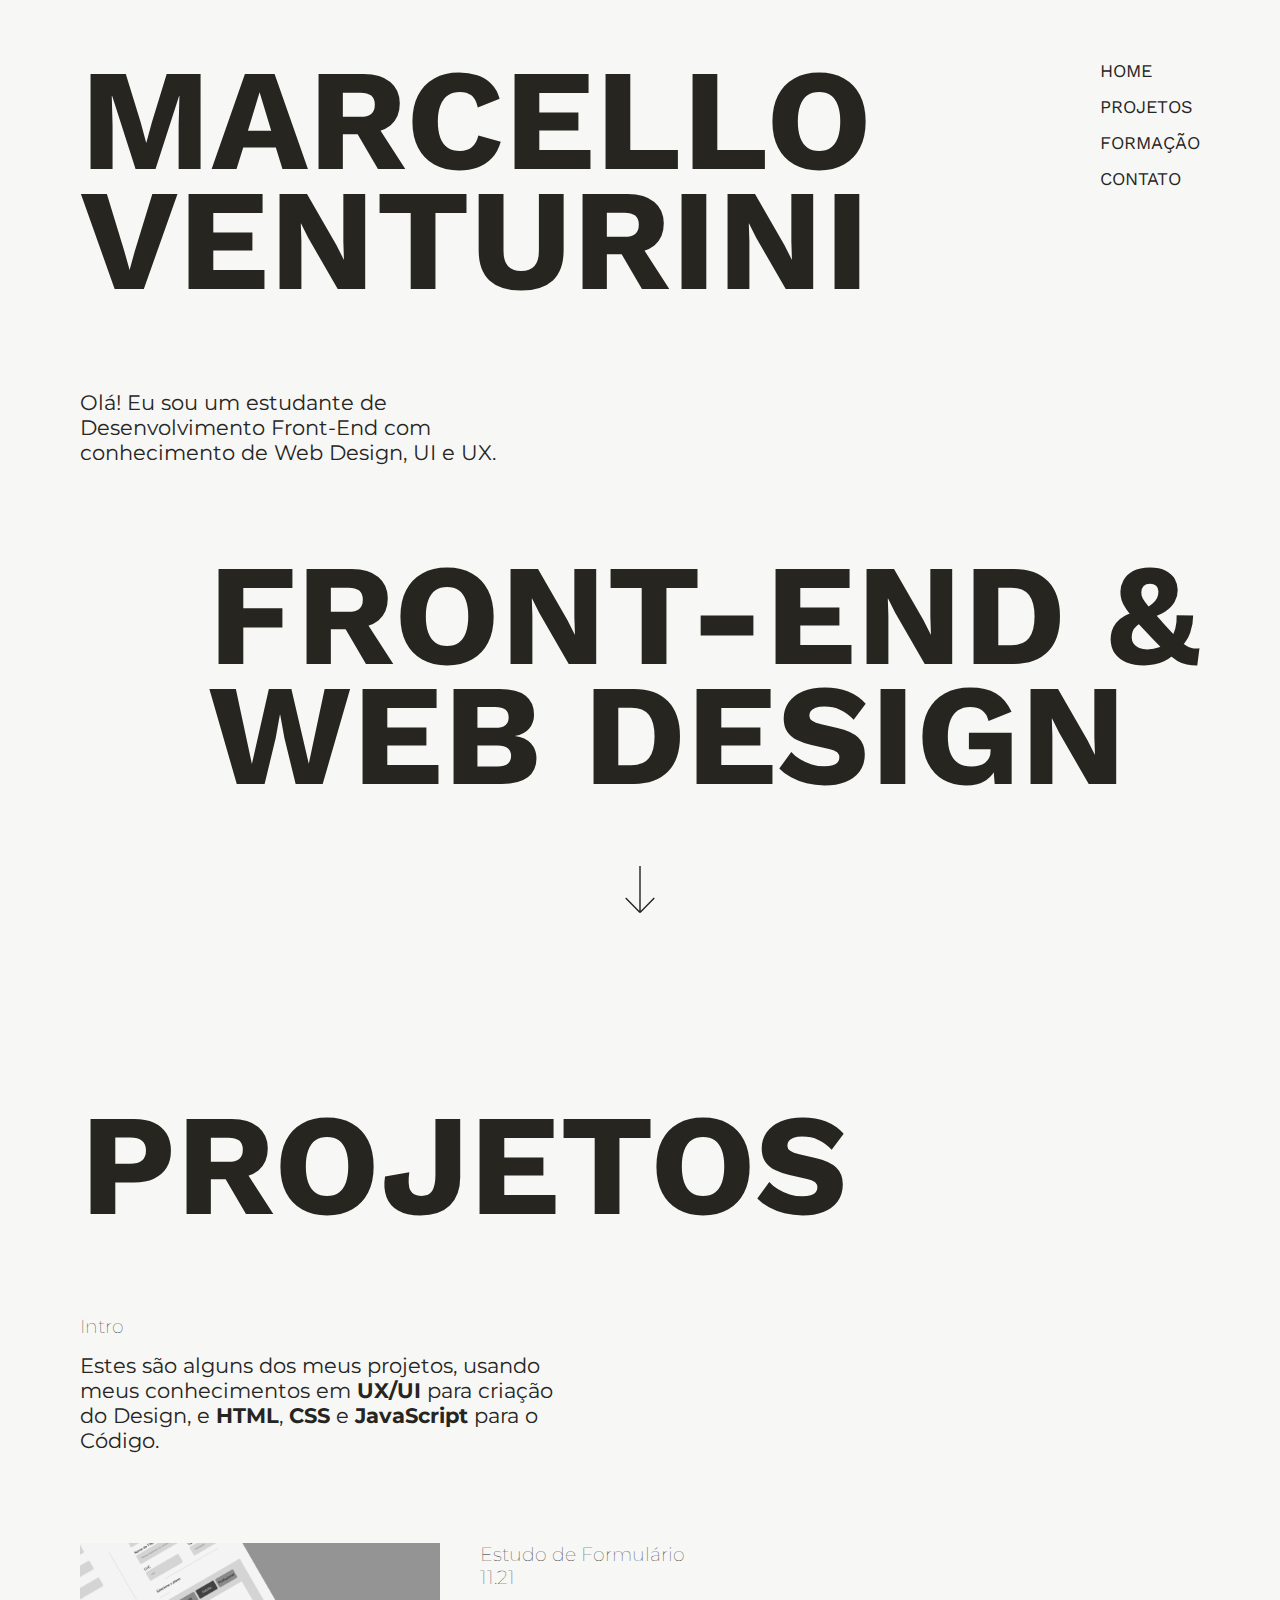
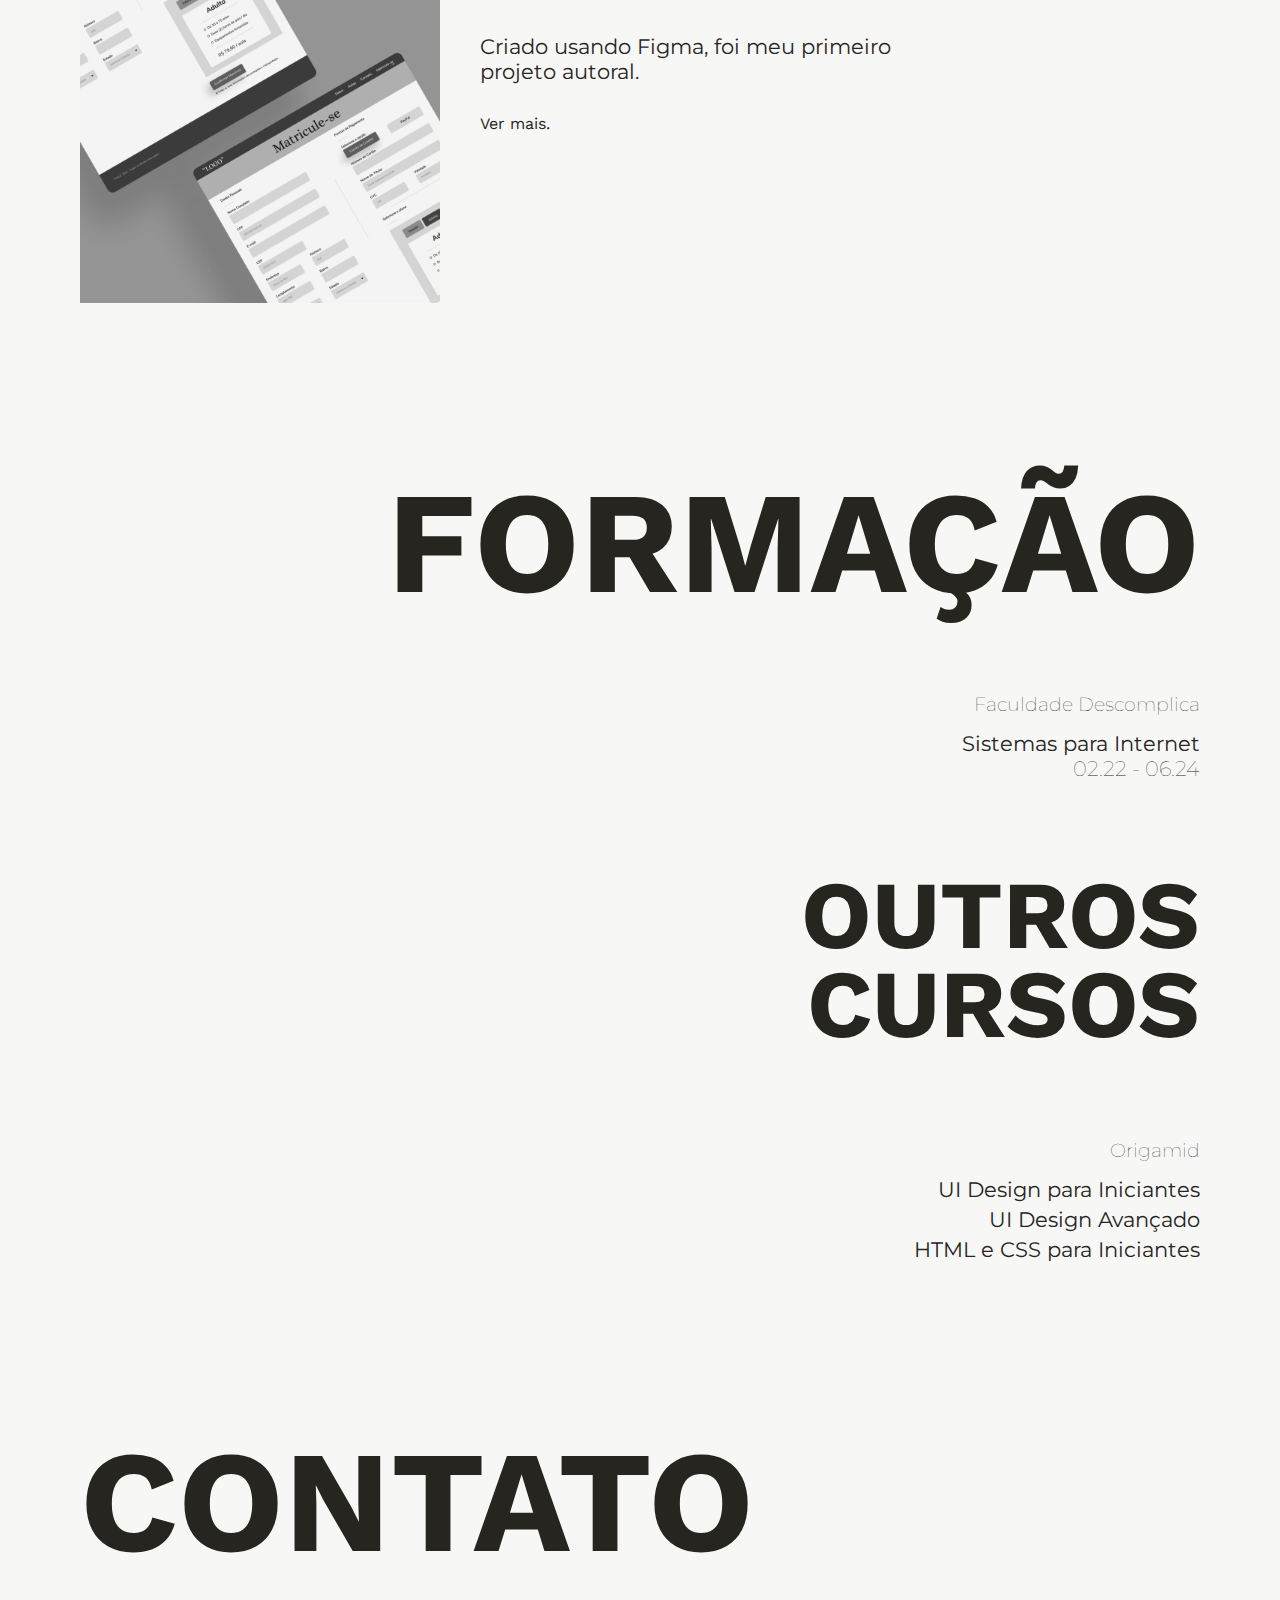
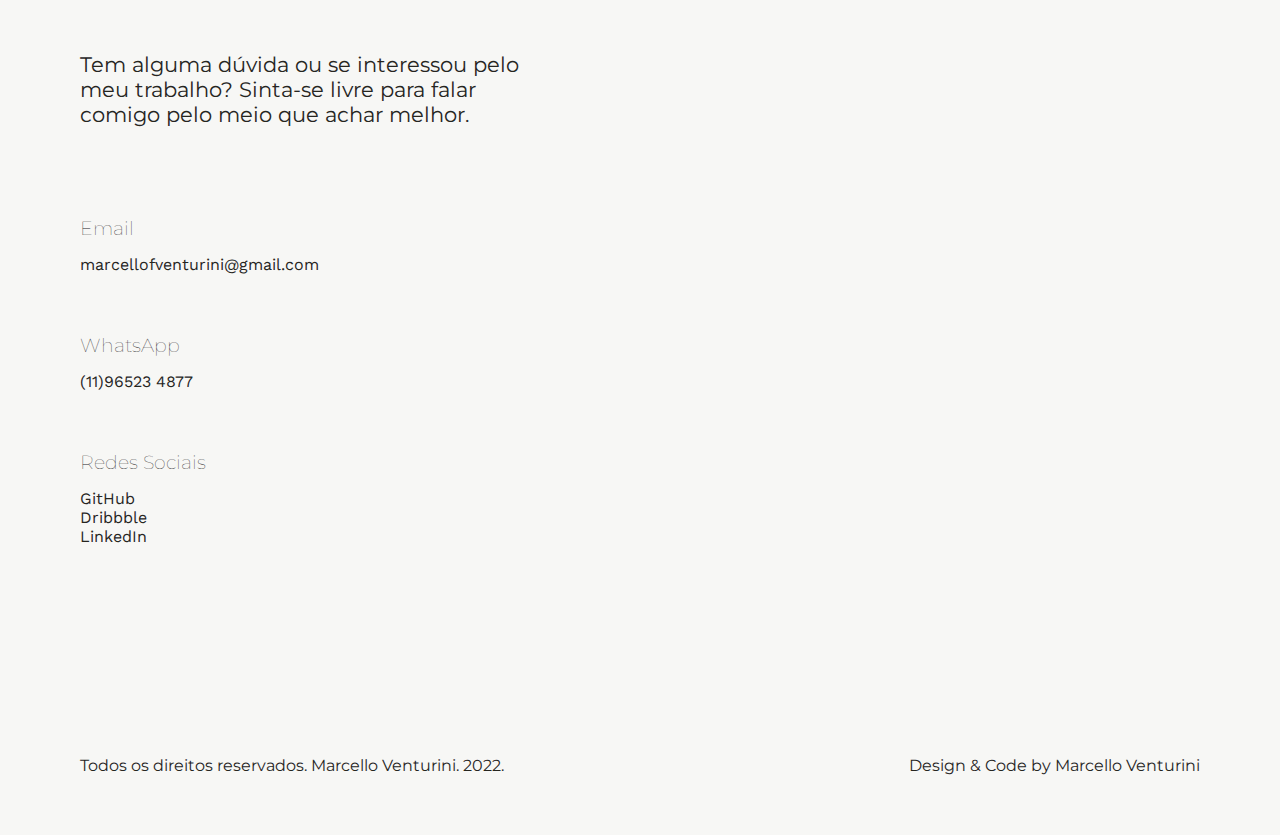
<file: index.html>
<!DOCTYPE html>
<html lang="pt-br">

<head>
  <meta charset="UTF-8">
  <meta http-equiv="X-UA-Compatible" content="IE=edge">
  <meta name="viewport" content="width=device-width, initial-scale=1.0">
  <title>Marcello Venturini</title>
  <link rel="stylesheet" href="css/style.min.css">
  <link rel="icon" href="arquivosPortfolio/favicon.svg" type="image/svg+xml">
</head>

<body>
  <header id="home" class="header">
    <h1>Marcello <br> Venturini</h1>
    <nav>
      <ul class="header-menu">
        <li><a href="index.html">HOME</a></li>
        <li><a href="#projetos">PROJETOS</a></li>
        <li><a href="#formacao">FORMAÇÃO</a></li>
        <li><a href="#contato">CONTATO</a></li>
      </ul>
    </nav>

    <!-- este menu será visível apenas com a tela adaptada para dispositivos móveis -->
    <nav class="menu-mobile">
      <span><a href="">MENU</a></span>
    </nav>
  </header>

  <main class="intro">
    <p>Olá! Eu sou um estudante de Desenvolvimento Front-End com conhecimento de Web Design, UI e UX.</p>
  </main>

  <section aria-label="Informações" class="info">
    <h2>Front-End & <br> Web Design</h2>
  </section>

  <div class="arrow">
    <!-- <img src="arquivosPortfolio/arrow.svg" alt="Seta apontando para baixo"> -->
  </div>

  <section id="projetos" aria-label="Projetos" class="projects">
    <h2>Projetos</h2>
    <h3 class="projects-intro small-title">Intro</h3>
    <p class="projects-p">Estes são alguns dos meus projetos, usando meus conhecimentos em <strong>UX/UI</strong> para criação do Design, e <strong>HTML</strong>, <strong>CSS</strong> e <strong>JavaScript</strong> para o Código.</p>

    <div class="grid-container">
      <a class="image" href="form.html"><img src="arquivosPortfolio/img/imgProject.png" alt="página de matrícula"></a>

      <div class="projects-info">
        <h3 class="small-title">Estudo de Formulário <br> 11.21</h3>
        <p class="paragraph">Criado usando Figma, foi meu primeiro projeto autoral.</p>
        <a class="ver-mais" href="form.html">Ver mais.</a>
      </div>
    </div>
  </section>

  <section id="formacao" aria-label="Formação" class="degree">
    <h2 class="degree-title">Formação</h2>
    <h3 class="small-title">Faculdade Descomplica</h3>
    <p>Sistemas para Internet <br> <span class="small-title">02.22 - 06.24</span></p>
    <h2 class="small-degree">Outros <br> Cursos</h2>
    <h3 class="small-title">Origamid</h3>
    <p>UI Design para Iniciantes</p>
    <p>UI Design Avançado</p>
    <p>HTML e CSS para Iniciantes</p>
  </section>

  <section id="contato" aria-label="Contato" class="contact">
    <h2>Contato</h2>
    <p>Tem alguma dúvida ou se interessou pelo meu trabalho? Sinta-se livre para falar comigo pelo meio que achar melhor.</p>
    <h3 class="small-title">Email</h3>
    <a class="mail" href="mailto:marcellofventurini@gmail.com">marcellofventurini@gmail.com</a>
    <h3 class="small-title">WhatsApp</h3>
    <a class="tel" href="https://web.whatsapp.com/send?phone=5511965234877" target="_blank">(11)96523 4877</a>
    <h3 class="small-title">Redes Sociais</h3>
    <ul class="list">
      <li><a href="https://github.com/marcelloventurini" target="_blank" rel="external">GitHub</a></li>
      <li><a href="https://dribbble.com/marcelloventurini" target="_blank" rel="external">Dribbble</a></li>
      <li><a href="https://www.linkedin.com/in/marcelloventurini/" target="_blank" rel="external">LinkedIn</a></li>
    </ul>

    <!-- redes sociais para mobile -->
    <ul class="social-mobile">
      <li><a href="https://github.com/marcelloventurini" target="_blank" rel="external"><img src="arquivosPortfolio/github-alt.svg" alt="GitHub"></a></li>
      <li><a href="https://dribbble.com/marcelloventurini" target="_blank" rel="external"><img src="arquivosPortfolio/dribbble.svg" alt="Dribbble"></a></li>
      <li><a href="https://www.linkedin.com/in/marcelloventurini/" target="_blank" rel="external"><img src="arquivosPortfolio/linkedin-alt.svg" alt="LinkedIn"></a></li>
    </ul>
  </section>

  <footer class="footer">
    <p class="footer-one">Todos os direitos reservados. Marcello Venturini. 2022.</p>
    <p class="footer-two">Design & Code by Marcello Venturini</p>
  </footer>
</body>

</html>
</file>
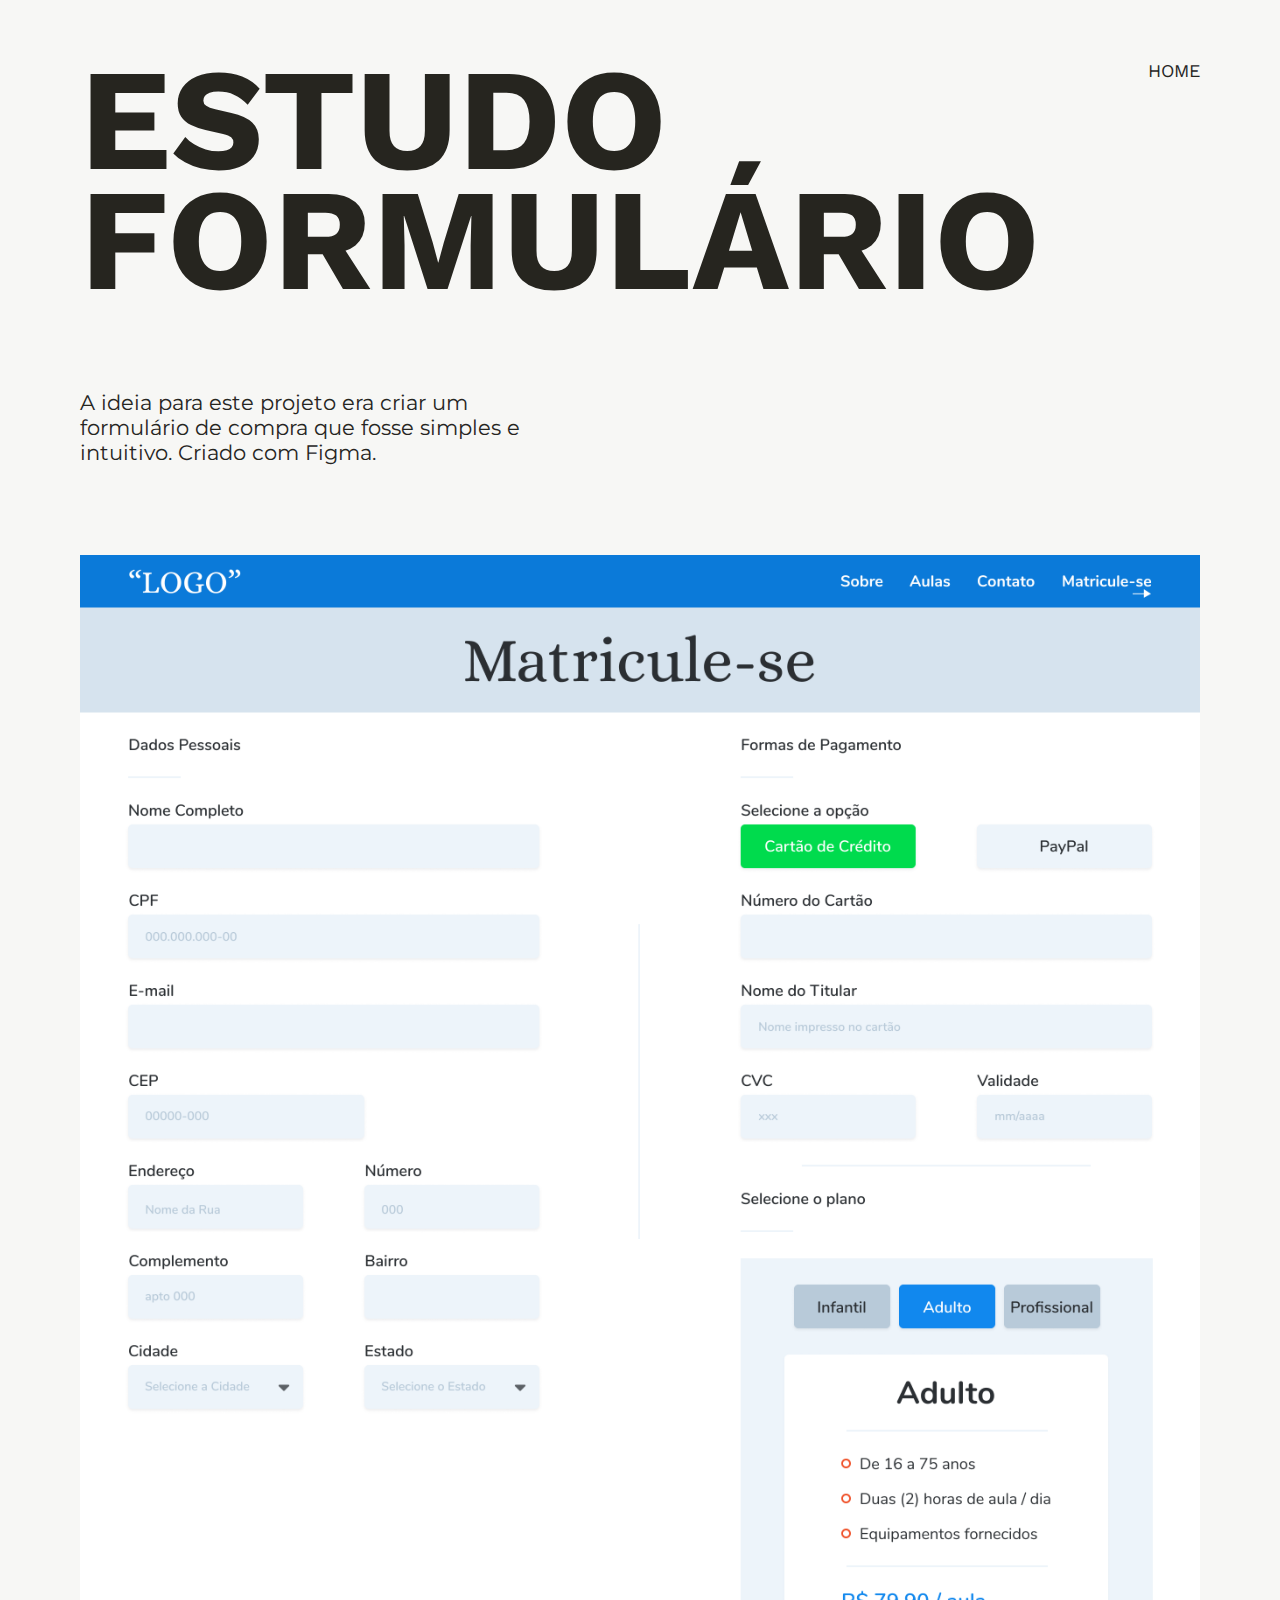
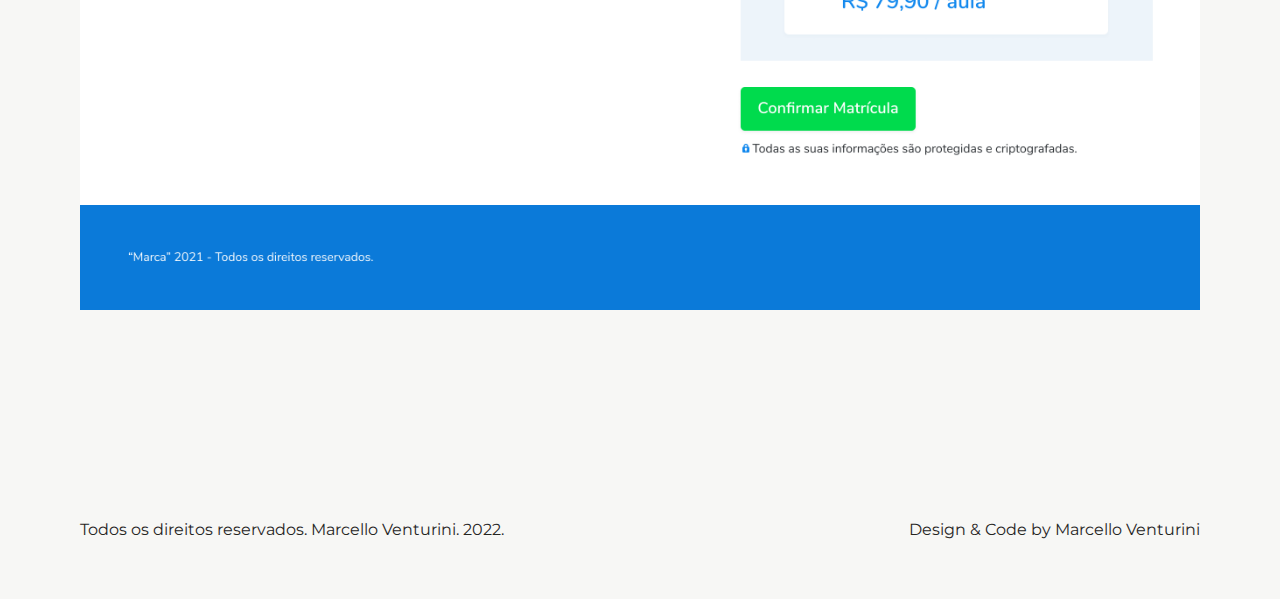
<file: form.html>
<!DOCTYPE html>
<html lang="pt-br">

<head>
  <meta charset="UTF-8">
  <meta http-equiv="X-UA-Compatible" content="IE=edge">
  <meta name="viewport" content="width=device-width, initial-scale=1.0">
  <title>Estudo de Formulário</title>
  <link rel="stylesheet" href="css/style.css">
  <link rel="shortcut icon" href="arquivosPortfolio/favicon.svg" type="image/x-icon">
</head>

<body class="form">
  <header class="header form-study">
    <h1>Estudo<br> Formulário</h1>
    <nav>
      <ul class="header-menu">
        <li><a href="index.html">HOME</a></li>
      </ul>
    </nav>
  </header>

  <main class="intro">
    <p>A ideia para este projeto era criar um formulário de compra que fosse simples e intuitivo. Criado com Figma.</p>

    <img src="arquivosPortfolio/img/matricula.png" alt="imagem do formulário">
  </main>

  <footer class="footer">
    <p class="footer-one">Todos os direitos reservados. Marcello Venturini. 2022.</p>
    <p class="footer-two">Design & Code by Marcello Venturini</p>
  </footer>
</body>

</html>
</file>
<file: css/style.css>
@import url("https://fonts.googleapis.com/css2?family=Work+Sans:wght@600&display=swap");
@import url("https://fonts.googleapis.com/css2?family=Montserrat:wght@300;400;500&display=swap");

@import "global.css";
@import "header.css";
@import "intro.css";
@import "info.css";
@import "arrow.css";
@import "projects.css";
@import "degree.css";
@import "contact.css";
@import "footer.css";
</file>
<file: css/style.min.css>
@import url(https://fonts.googleapis.com/css2?family=Work+Sans:wght@600&display=swap);@import url(https://fonts.googleapis.com/css2?family=Montserrat:wght@300;400;500&display=swap);body{max-width:100vw;margin:0;background-color:#f7f7f5;color:#26251f}a,h1,h2,h3{font-family:"Work Sans",Arial,sans-serif;color:#26251f;text-decoration:none}p{font-size:1.3rem;font-family:Montserrat,Arial,sans-serif}h1,h2,h3,p{margin:0}ul{margin:0;padding:0;list-style:none}img{max-width:100%;display:block}.small-title{font-family:Montserrat,Arial,sans-serif;font-weight:lighter;padding-bottom:.9375rem}:is(main,section,header) a{transition:.3s}:is(main,section,header) a:hover{color:#ffc607}@media (max-width:900px){:is(main,section,header) a{padding:1rem}.contact .small-title{padding-bottom:0}}.header{display:flex;justify-content:space-between;margin:0 auto;padding:3.75rem 5rem;padding-bottom:5.625rem;max-width:1600px}.header h1{text-transform:uppercase;font-size:9rem;line-height:7.5rem}.header-menu{display:flex;flex-direction:column;gap:.9375rem}.menu-mobile{display:none}.header-menu a{font-size:1.125rem}@media (max-width:1200px){.header h1{font-size:6rem;line-height:4.5rem}}@media (max-width:900px){.header{flex-direction:column;align-items:center;gap:1.875rem;padding:1.875rem}.header-menu{display:flex;flex-direction:row;gap:0}.form-study{text-align:center}}@media (max-width:660px){.form-study h1{font-size:4.5rem;line-height:3.5rem}}@media (max-width:600px){.header{max-width:100vw;padding:1rem;gap:.9rem}.header h1{font-size:4.5rem;line-height:3.5rem}}@media (max-width:500px){.header{max-width:100vw;padding:1rem;gap:.4rem}.header h1{font-size:3.3rem;line-height:2.5rem}.header-menu a{padding:.75rem}.header-menu{display:none}.form-study .header-menu{display:flex}.form-study .header-menu a{padding:1rem;font-size:.85rem}.menu-mobile{display:flex}.menu-mobile a{padding:1rem;font-size:.85rem}}@media (max-width:360px){.form-study h1{font-size:2.8rem;line-height:2.3rem}}.intro{display:flex;flex-direction:column;margin:0 auto;padding:0 5rem;max-width:1600px;margin-bottom:5.625rem}.intro p{max-width:34ch}.intro img{max-width:100%;padding-top:5.625rem}.form .intro{margin-bottom:0}@media (max-width:900px){.intro{justify-content:center;text-align:center;margin-bottom:3.75rem;margin-top:1.875rem}.intro p{align-self:center}}@media (max-width:600px){.intro img{padding-top:3.75rem}}@media (max-width:500px){.intro{padding:0 2rem}.intro p{font-size:1.2rem}}@media (max-width:320px){.intro{text-align:left}}.info{display:flex;margin:0 auto;padding:0 5rem;max-width:1600px;justify-content:end;margin-bottom:3.75rem}.info h2{text-transform:uppercase;font-size:9rem;line-height:7.5rem}@media (max-width:1200px){.info h2{font-size:6rem;line-height:4.5rem}}@media (max-width:900px){.info{justify-content:center}}@media (max-width:820px){.info h2{justify-self:center;max-width:6ch}}@media (max-width:600px){.info h2{font-size:4.5rem;line-height:3.5rem}}@media (max-width:500px){.info h2{font-size:3.3rem;line-height:2.5rem}}.arrow{background-image:url("../arquivosPortfolio/arrow.svg");background-repeat:no-repeat;height:70px;background-position:center;background-size:30px}@media (max-width:820px){.arrow{display:none}}.projects{display:flex;flex-direction:column;margin:0 auto;padding:3.75rem 5rem;padding-top:11.25rem;max-width:1600px}.projects h2{text-transform:uppercase;font-size:9rem;line-height:7.5rem;padding-bottom:5.625rem}.projects-p{max-width:34ch;padding-bottom:5.625rem}.image{max-width:100%}.grid-container{display:grid;grid-template-columns:1fr 2fr;gap:2.5rem}.projects-info{display:grid;place-items:start;place-self:start;gap:1.875rem}.paragraph{max-width:34ch}@media (max-width:1200px){.projects h2{font-size:6rem;line-height:4.5rem}}@media (max-width:900px){.projects{align-items:center;padding-top:7.5rem;padding-bottom:0}.projects h2{padding-bottom:3.75rem}.projects-p{text-align:center;padding-bottom:3.75rem}.grid-container{grid-template-columns:1fr}.image,.paragraph,.projects-form{grid-column:1/-1}.projects-info h3,p{padding-left:1rem}}@media (max-width:820px){.projects{padding-top:0}.projects h2{padding-top:3.75rem}}@media (max-width:600px){.projects h2{font-size:4.5rem;line-height:3.5rem;padding-bottom:1.875rem;padding-top:3.75rem}}@media (max-width:500px){.projects h2{font-size:3.3rem;line-height:2.5rem}.projects p{font-size:1.2rem}}@media (max-width:320px){.projects{padding:0 2rem}.projects p{text-align:left}}.degree{display:flex;flex-direction:column;text-align:end;margin:0 auto;max-width:1600px;padding:0 5rem;padding-top:7.5rem}.degree-title{text-transform:uppercase;font-size:9rem;line-height:7.5rem}.small-degree{text-transform:uppercase;font-size:6rem;line-height:5.562rem;padding-top:5.625rem}.degree h2{padding-bottom:5.625rem}.degree p:last-child{padding-bottom:5.625rem}.degree p~p{padding-bottom:.312rem}@media (max-width:1200px){.degree-title{font-size:6rem;line-height:4.5rem}.small-degree{font-size:4rem;line-height:3.5rem}}@media (max-width:900px){.degree{align-items:center;text-align:center}.degree h2{padding-bottom:3.75rem;padding-top:3.75rem}.degree p:last-child{padding-bottom:3.75rem}}@media (max-width:600px){.degree{padding-top:7.5rem}.degree-title{font-size:4.5rem;line-height:3.5rem}.small-degree{font-size:3rem;line-height:2.5rem}}@media (max-width:500px){.degree-title{font-size:3.3rem;line-height:2.5rem}.small-degree{font-size:2.5rem;line-height:2rem}}.contact{display:flex;flex-direction:column;margin:0 auto;padding:0 5rem;padding-top:5.625rem;max-width:1600px}.contact h2{text-transform:uppercase;font-size:9rem;line-height:7.5rem;padding-bottom:5.625rem}.contact p{max-width:34ch;padding-bottom:5.625rem}.mail,.tel{margin-bottom:3.75rem;place-self:start}ul a{gap:.31rem}.social-mobile{display:none}@media (max-width:1200px){.contact h2{font-size:6rem;line-height:4.5rem}}@media (max-width:900px){.contact{align-items:center;padding-top:3.75rem}.contact h2{padding-bottom:3.75rem}.mail,.tel{place-self:center}.contact p{text-align:center;padding-bottom:3.75rem}ul li{text-align:center}.list{display:flex;flex-direction:row;gap:0;padding-top:1rem}}@media (max-width:600px){.contact h2{font-size:4.5rem;line-height:3.5rem;padding-bottom:3.75rem}.contact{padding-top:3.75rem}.contact p{padding-bottom:3.75rem}}@media (max-width:500px){.list{display:none}.social-mobile{display:flex;gap:1.5rem}.contact h2{font-size:3.3rem;line-height:2.5rem}}@media (max-width:320px){.contact{padding:0 2rem;padding-top:3.75rem}.contact p{text-align:left}}.footer{display:flex;justify-content:space-between;margin:0 auto;padding:0 5rem;padding-top:13.125rem;padding-bottom:3.75rem;max-width:1600px}.footer p{font-size:1rem}@media (max-width:1000px){.footer p{font-size:.875rem}}@media (max-width:820px){.footer-one{max-width:24ch}.footer-two{max-width:17ch}}@media (max-width:520px){.footer p{font-size:.75rem}.footer{padding-top:9.375rem}}@media (max-width:500px){.footer{display:flex;flex-direction:column;gap:.937rem;text-align:center;align-items:center}}
</file>
